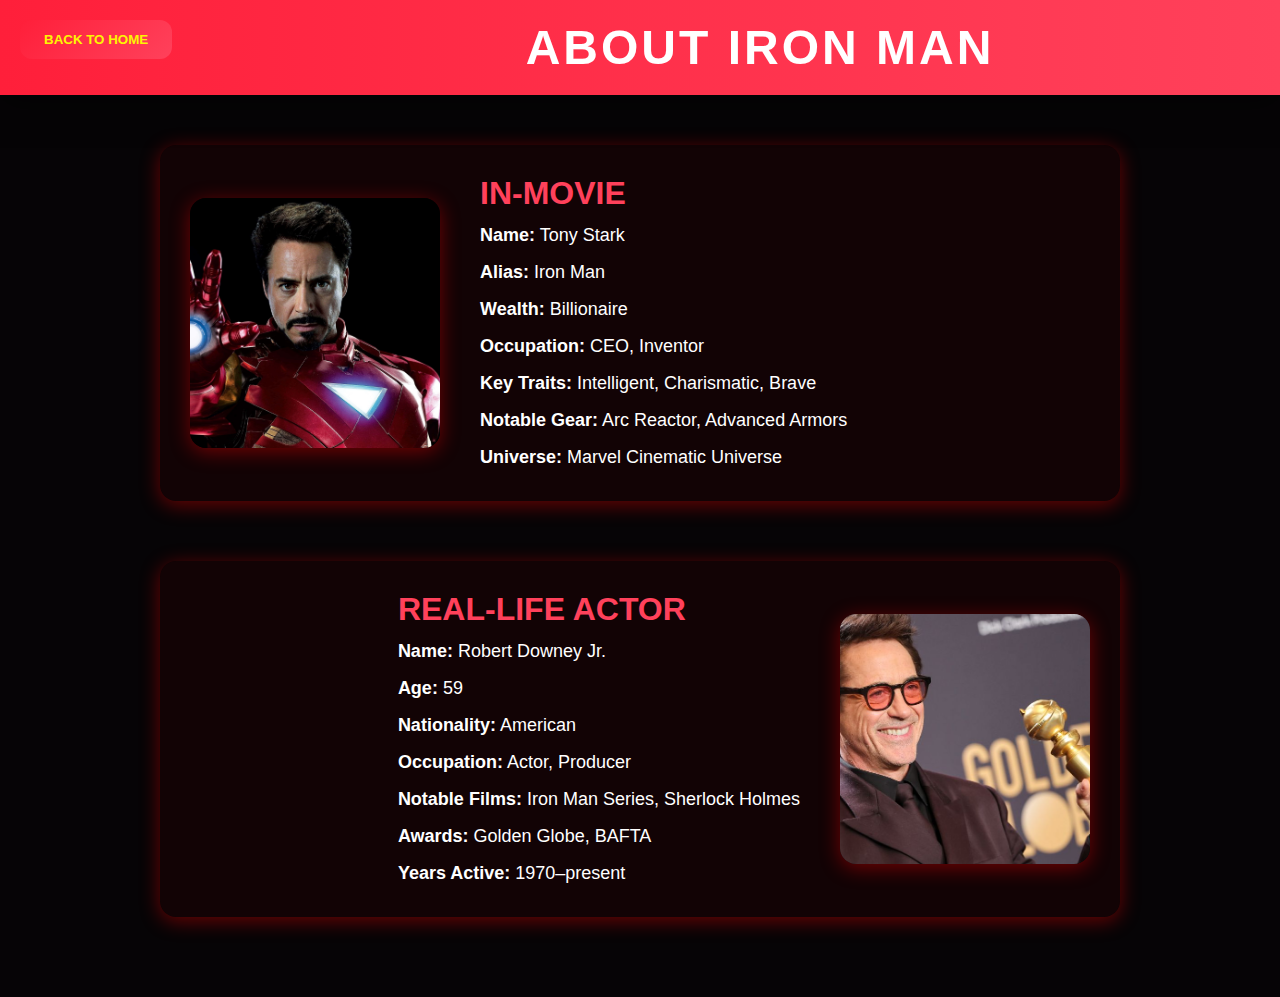
<file: about.html>
<!DOCTYPE html>
<html lang="en">
<head>
<meta charset="utf-8">
<meta name="viewport" content="width=device-width, initial-scale=1, viewport-fit=cover">
<title>About Iron Man</title>
<link rel="stylesheet" href="about.css">
</head>
<body>
<button class="back-btn" onclick="location.href='home.html'">BACK TO HOME</button>

<header class="about-header">
  <h1>ABOUT IRON MAN</h1>
</header>

<main class="about-container">
  <section class="profile movie-profile">
    <img src="images/ab1.jpg" alt="Tony Stark">
    <div class="profile-details">
      <h2>IN-MOVIE</h2>
      <p><strong>Name:</strong> Tony Stark</p>
      <p><strong>Alias:</strong> Iron Man</p>
      <p><strong>Wealth:</strong> Billionaire</p>
      <p><strong>Occupation:</strong> CEO, Inventor</p>
      <p><strong>Key Traits:</strong> Intelligent, Charismatic, Brave</p>
      <p><strong>Notable Gear:</strong> Arc Reactor, Advanced Armors</p>
      <p><strong>Universe:</strong> Marvel Cinematic Universe</p>
    </div>
  </section>

  <section class="profile actor-profile">
    <img src="images/ab2.jpg" alt="Robert Downey Jr">
    <div class="profile-details">
      <h2>REAL-LIFE ACTOR</h2>
      <p><strong>Name:</strong> Robert Downey Jr.</p>
      <p><strong>Age:</strong> 59</p>
      <p><strong>Nationality:</strong> American</p>
      <p><strong>Occupation:</strong> Actor, Producer</p>
      <p><strong>Notable Films:</strong> Iron Man Series, Sherlock Holmes</p>
      <p><strong>Awards:</strong> Golden Globe, BAFTA</p>
      <p><strong>Years Active:</strong> 1970–present</p>
    </div>
  </section>
</main>
</body>
</html>
</file>
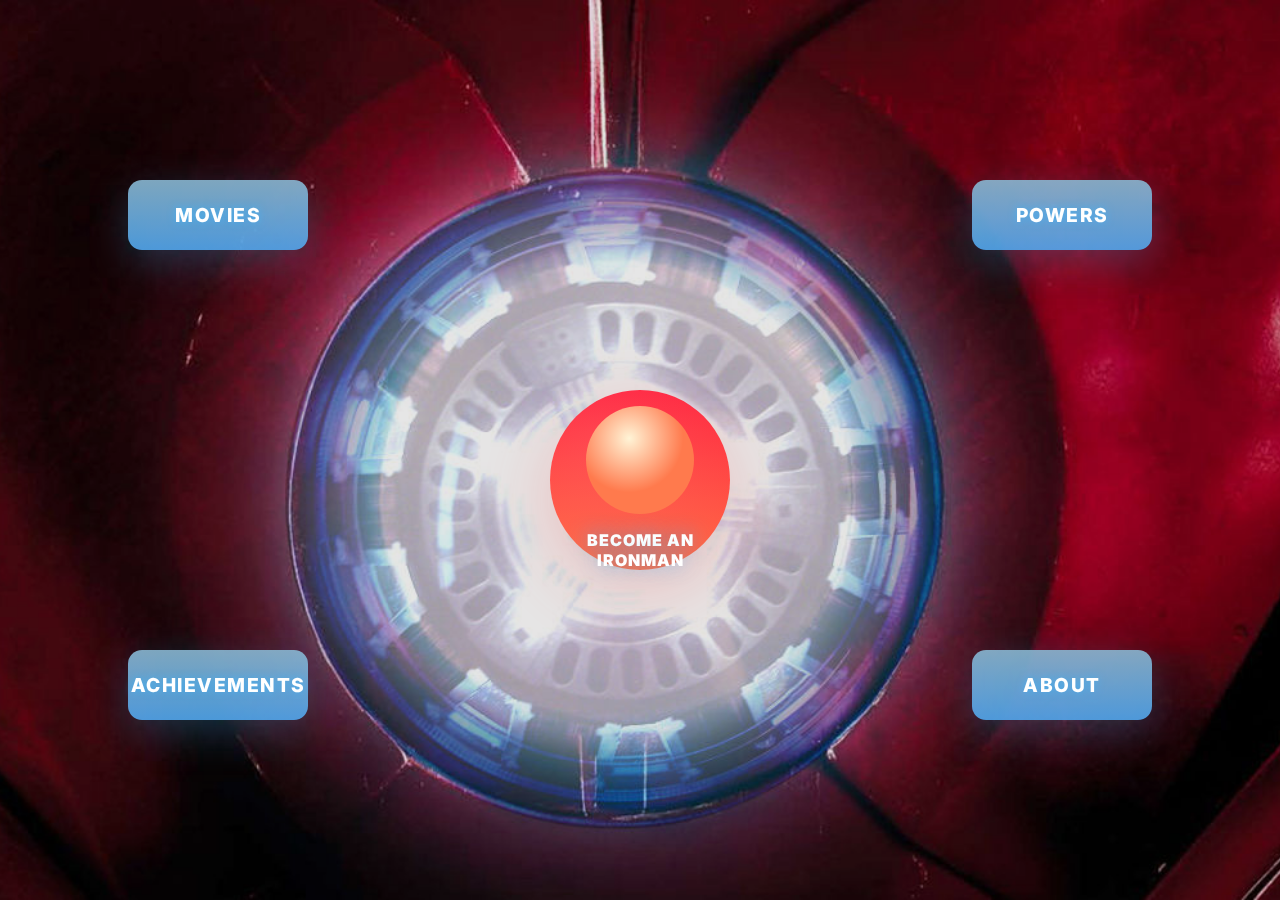
<file: home.html>
<!doctype html>
<html lang="en">
<head>
<meta charset="utf-8">
<meta name="viewport" content="width=device-width,initial-scale=1">
<title>Iron Man — Home</title>
<link rel="preconnect" href="https://fonts.gstatic.com">
<link href="https://fonts.googleapis.com/css2?family=Bebas+Neue&family=Inter:wght@400;700;900&display=swap" rel="stylesheet">
<link rel="stylesheet" href="home.css">
</head>
<body>
<div class="bg"></div>


<main class="stage" id="stage">
  <div class="corner top-left arc">
    <button class="action" data-target="movies.html" aria-label="Movies">MOVIES</button>
  </div>

  <div class="corner top-right arc">
    <button class="action" data-target="powers.html" aria-label="Powers">POWERS</button>
  </div>

  <div class="corner bottom-left arc">
    <button class="action" data-target="achievements.html" aria-label="Achievements">ACHIEVEMENTS</button>
  </div>

  <div class="corner bottom-right arc">
    <button class="action" data-target="about.html" aria-label="About">ABOUT</button>
  </div>

  <div class="core-wrap">
    <div class="reactor" id="reactor" tabindex="0" role="button" aria-pressed="false" aria-label="Become an Ironman" data-target="become.html">
      <svg viewBox="0 0 120 120" class="reactor-svg" aria-hidden="true" focusable="false">
        <defs>
          <radialGradient id="g1" cx="40%" cy="30%">
            <stop offset="0" stop-color="#fff4d6"/>
            <stop offset="1" stop-color="#ff7a4d"/>
          </radialGradient>
        </defs>
        <circle cx="60" cy="60" r="36" fill="url(#g1)"/>
      </svg>
      <span class="reactor-label">BECOME AN IRONMAN</span>
    </div>
  </div>
</main>

<script src="home.js"></script>
</body>
</html>
</file>
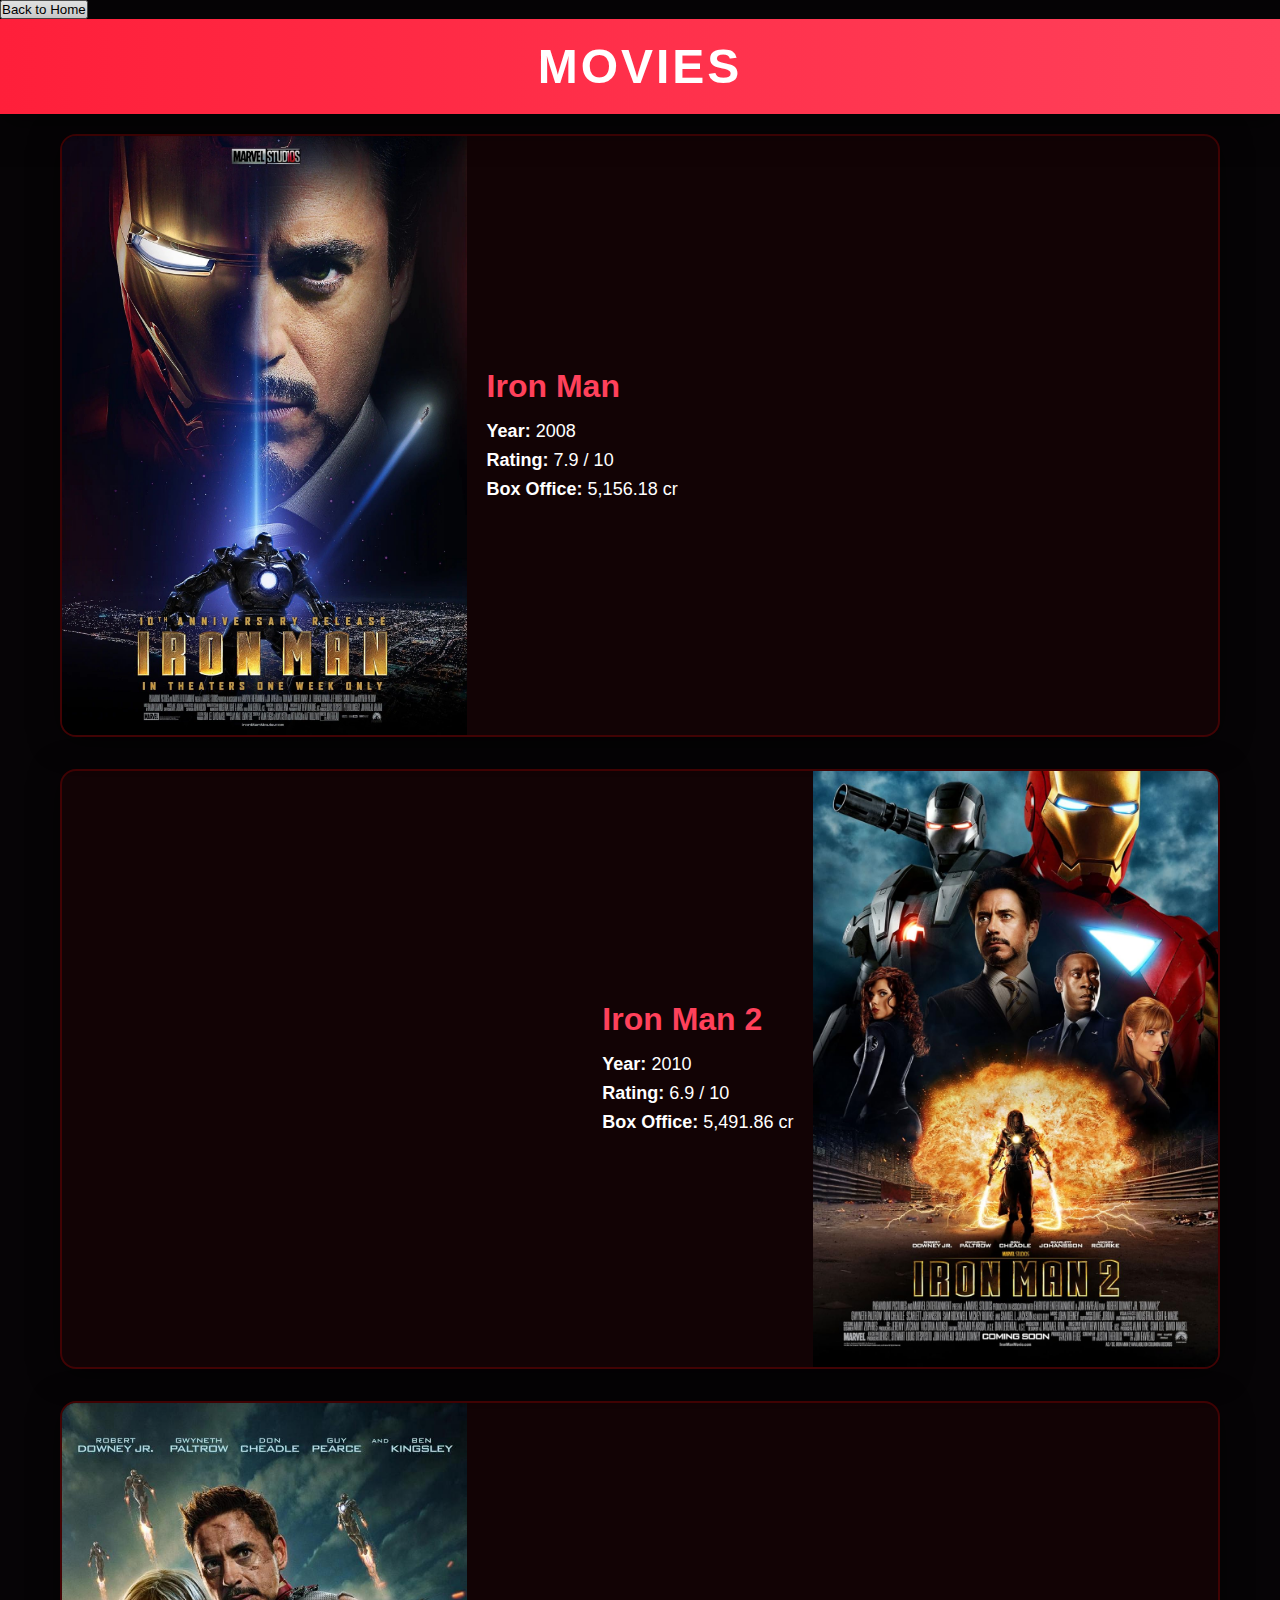
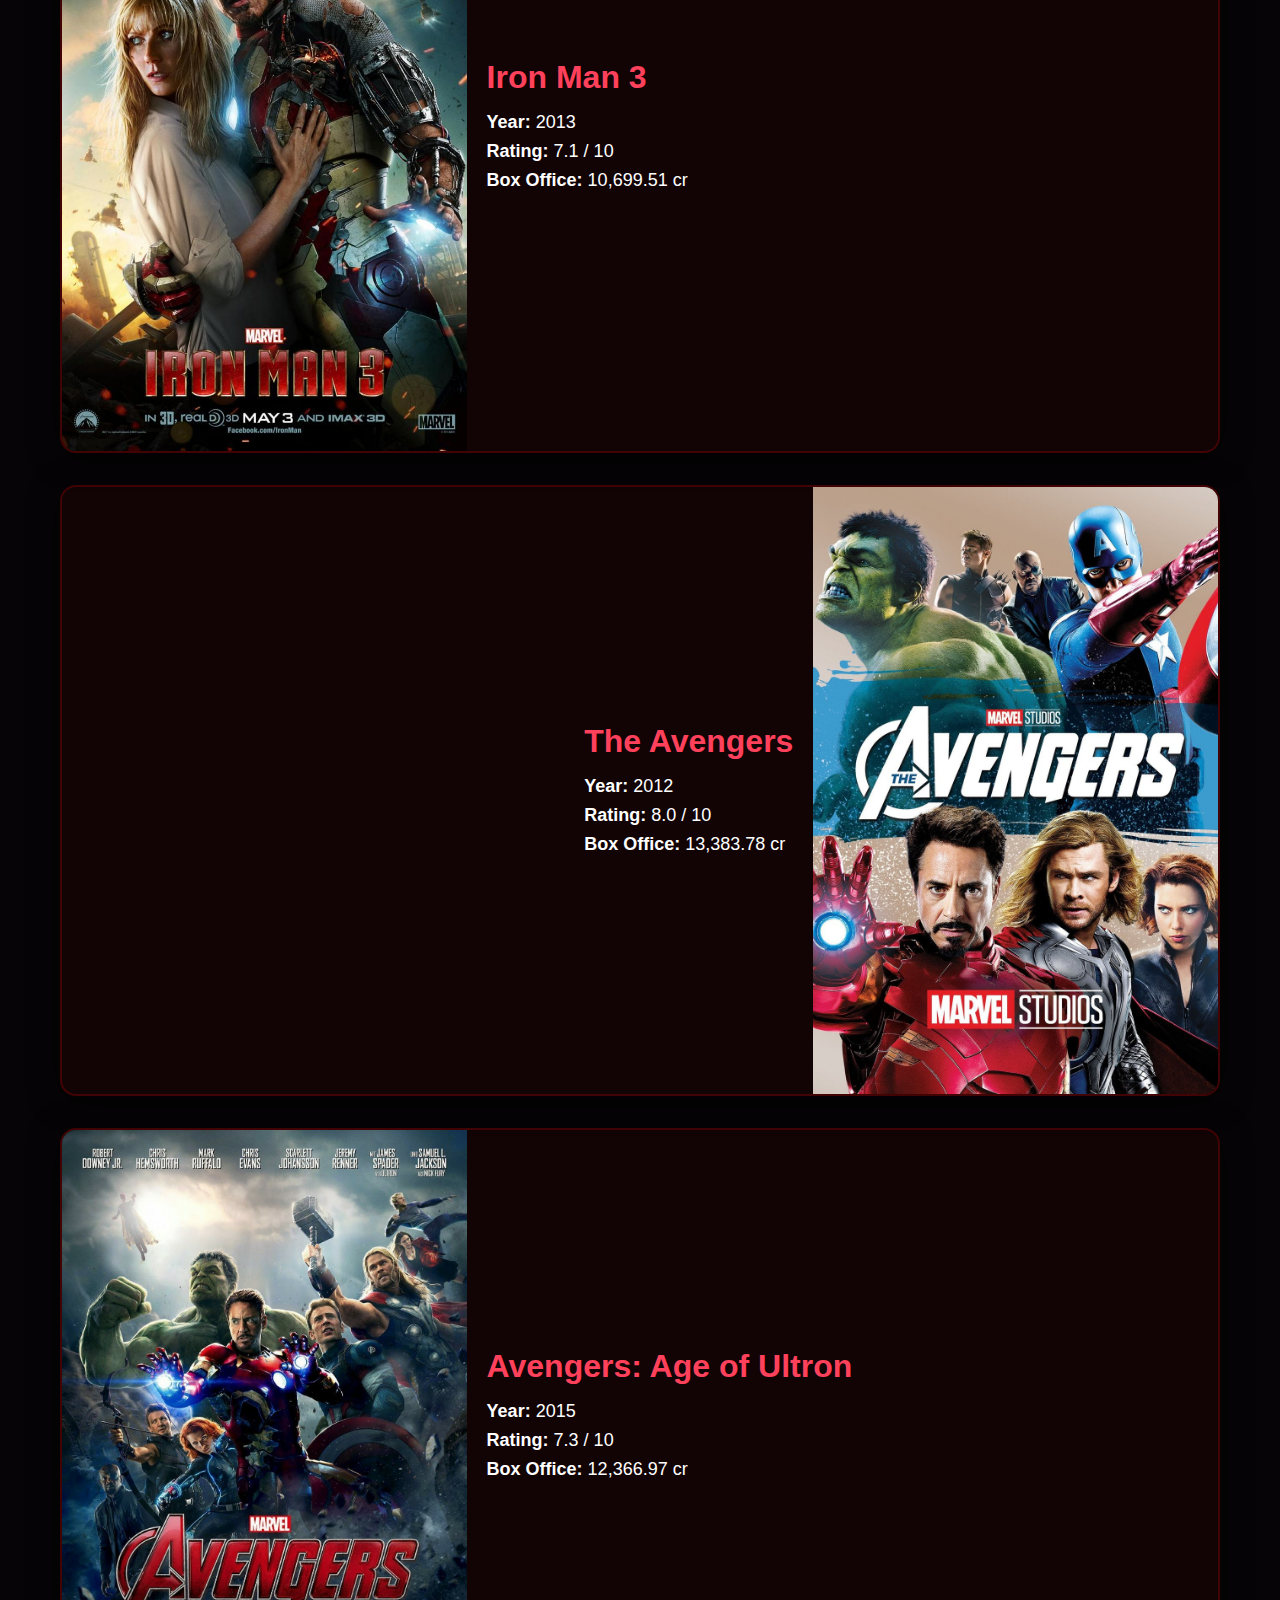
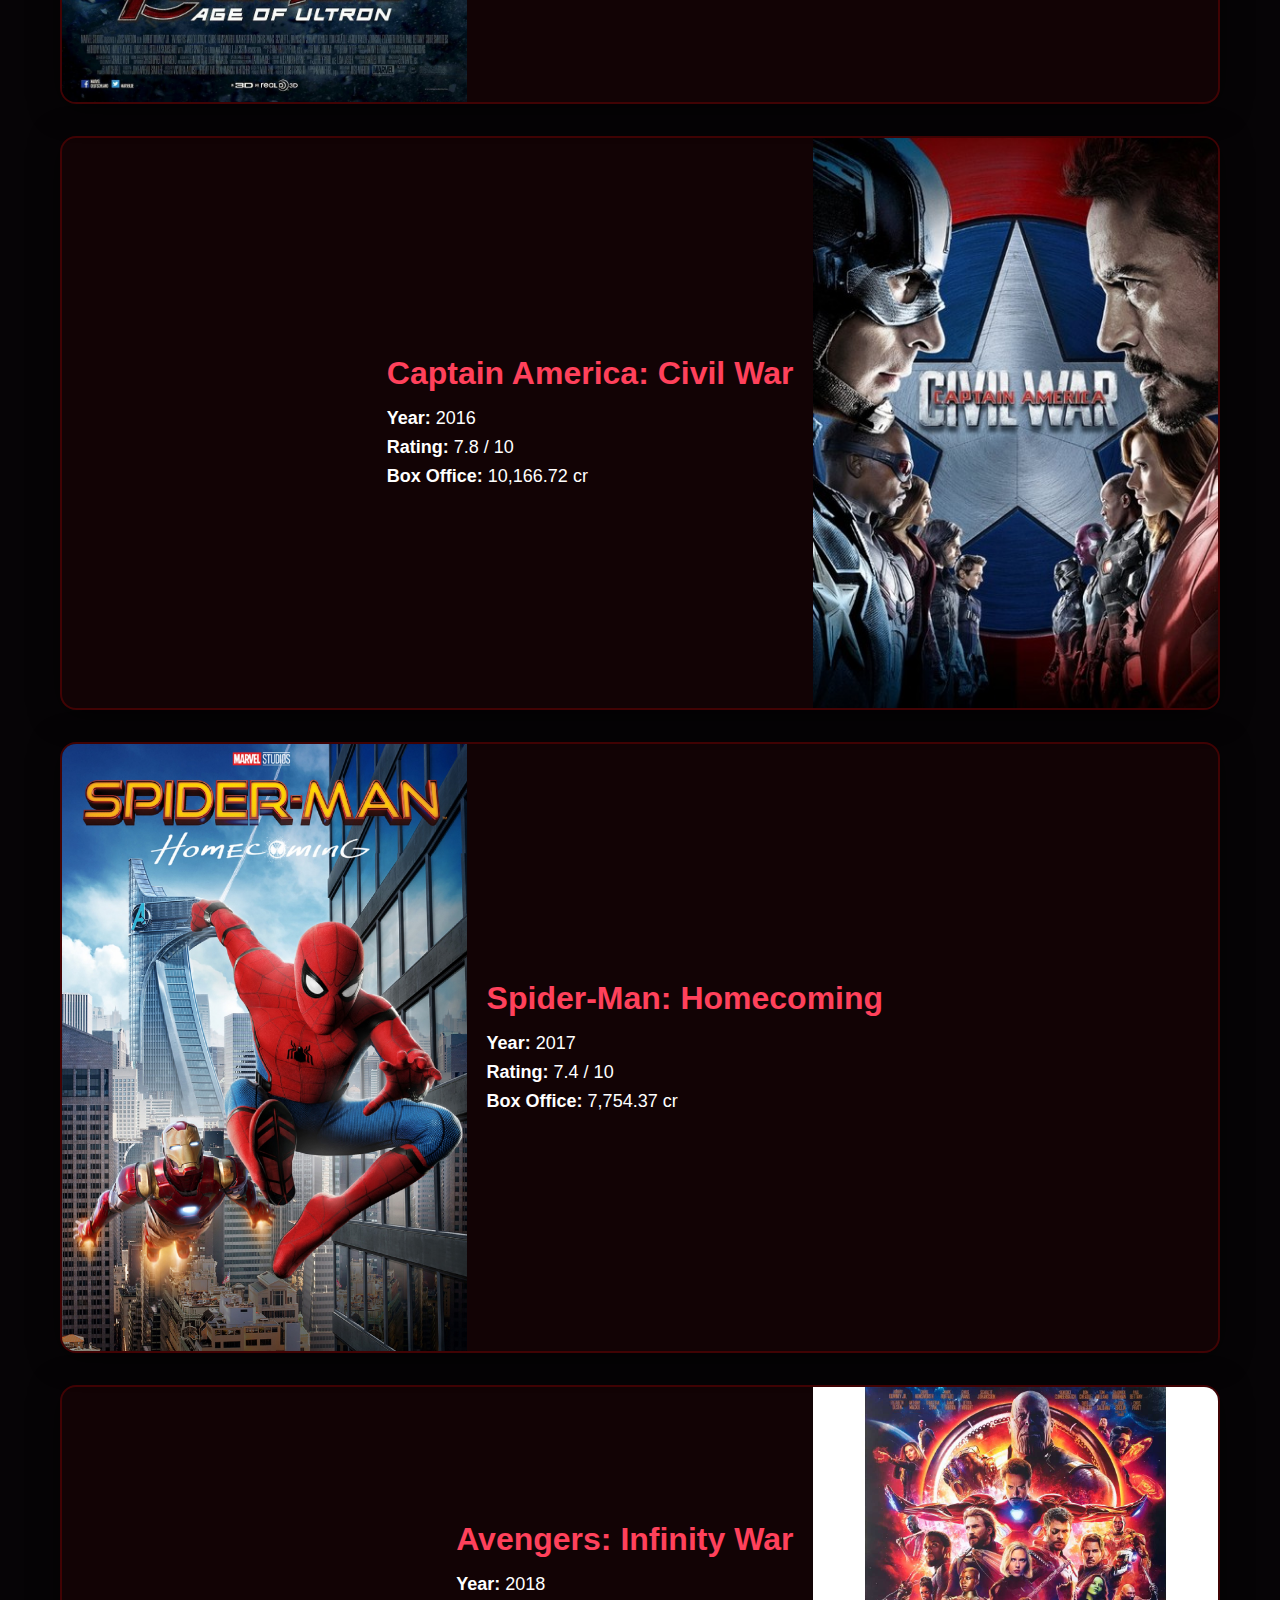
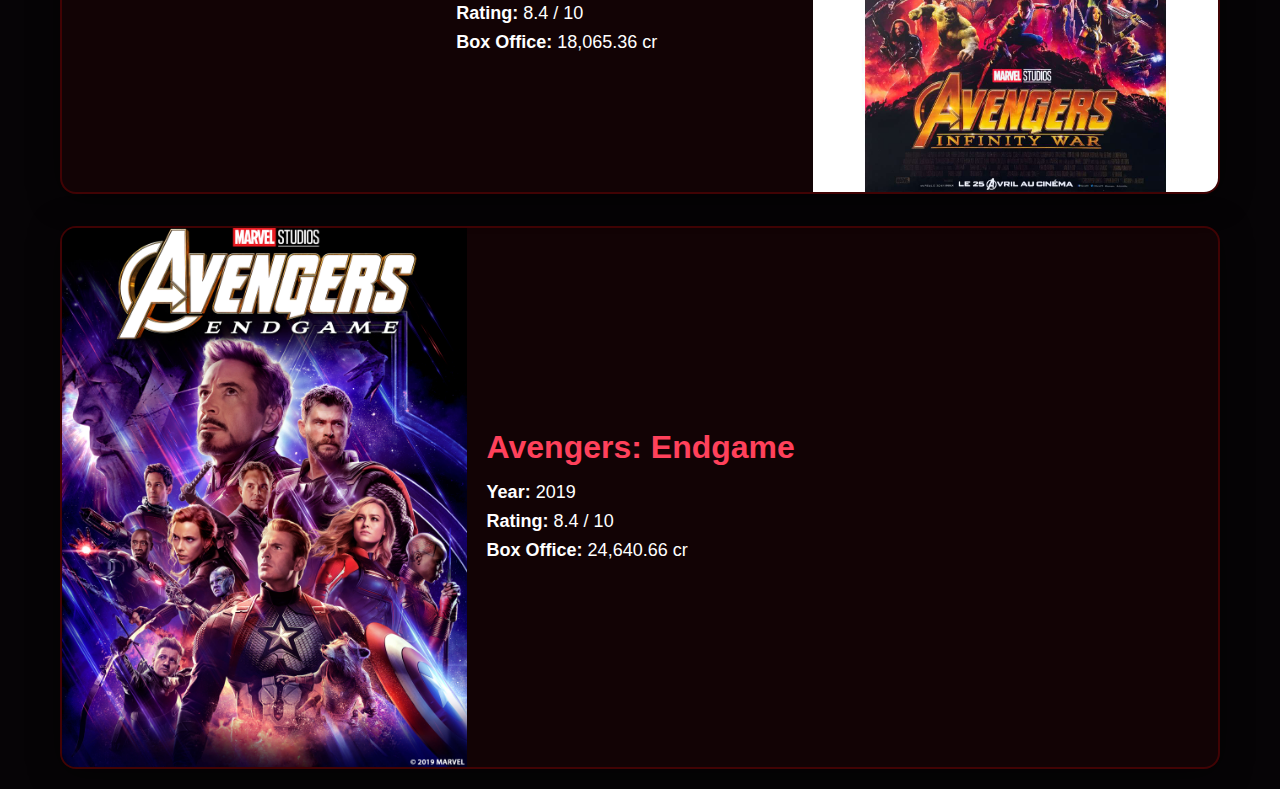
<file: movies.html>
<!DOCTYPE html>
<html lang="en">
<head>
<meta charset="utf-8">
<meta name="viewport" content="width=device-width, initial-scale=1, viewport-fit=cover">
<title>Iron Man Movies</title>
<link rel="stylesheet" href="movies.css">
</head>
<body>
<button class="back-btn" onclick="location.href='home.html'">Back to Home</button>
<header class="movies-header">
  <h1>MOVIES</h1>
</header>
<main class="movies-container">
  <section class="movie">
    <img src="images2/m1.jpg" alt="Iron Man">
    <div class="movie-details">
      <h2>Iron Man</h2>
      <p><strong>Year:</strong> 2008</p>
      <p><strong>Rating:</strong> 7.9 / 10</p>
      <p><strong>Box Office:</strong> 5,156.18 cr</p>
    </div>
  </section>

  <section class="movie right">
    <img src="images2/m2.jpg" alt="Iron Man 2">
    <div class="movie-details">
      <h2>Iron Man 2</h2>
      <p><strong>Year:</strong> 2010</p>
      <p><strong>Rating:</strong> 6.9 / 10</p>
      <p><strong>Box Office:</strong> 5,491.86 cr</p>
    </div>
  </section>

  <section class="movie">
    <img src="images2/m3.jpg" alt="Iron Man 3">
    <div class="movie-details">
      <h2>Iron Man 3</h2>
      <p><strong>Year:</strong> 2013</p>
      <p><strong>Rating:</strong> 7.1 / 10</p>
      <p><strong>Box Office:</strong> 10,699.51 cr</p>
    </div>
  </section>

  <section class="movie right">
    <img src="images2/m4.jpg" alt="The Avengers">
    <div class="movie-details">
      <h2>The Avengers</h2>
      <p><strong>Year:</strong> 2012</p>
      <p><strong>Rating:</strong> 8.0 / 10</p>
      <p><strong>Box Office:</strong> 13,383.78 cr</p>
    </div>
  </section>
  <section class="movie">
    <img src="images2/m5.jpg" alt="Avengers: Age of Ultron">
    <div class="movie-details">
      <h2>Avengers: Age of Ultron</h2>
      <p><strong>Year:</strong> 2015</p>
      <p><strong>Rating:</strong> 7.3 / 10</p>
      <p><strong>Box Office:</strong> 12,366.97 cr</p>
    </div>
  </section>

  <section class="movie right">
    <img src="images2/m6.jpg" alt="Captain America: Civil War">
    <div class="movie-details">
      <h2>Captain America: Civil War</h2>
      <p><strong>Year:</strong> 2016</p>
      <p><strong>Rating:</strong> 7.8 / 10</p>
      <p><strong>Box Office:</strong> 10,166.72 cr</p>
    </div>
  </section>

  <section class="movie">
    <img src="images2/m7.jpg" alt="Spider-Man: Homecoming">
    <div class="movie-details">
      <h2>Spider-Man: Homecoming</h2>
      <p><strong>Year:</strong> 2017</p>
      <p><strong>Rating:</strong> 7.4 / 10</p>
      <p><strong>Box Office:</strong> 7,754.37 cr</p>
    </div>
  </section>

  <section class="movie right">
    <img src="images2/m8.jpg" alt="Avengers: Infinity War">
    <div class="movie-details">
      <h2>Avengers: Infinity War</h2>
      <p><strong>Year:</strong> 2018</p>
      <p><strong>Rating:</strong> 8.4 / 10</p>
      <p><strong>Box Office:</strong> 18,065.36 cr</p>
    </div>
  </section>

  <section class="movie">
    <img src="images2/m9.jpg" alt="Avengers: Endgame">
    <div class="movie-details">
      <h2>Avengers: Endgame</h2>
      <p><strong>Year:</strong> 2019</p>
      <p><strong>Rating:</strong> 8.4 / 10</p>
      <p><strong>Box Office:</strong> 24,640.66 cr</p>
    </div>
  </section>
</main>

</body>
</html>
</file>
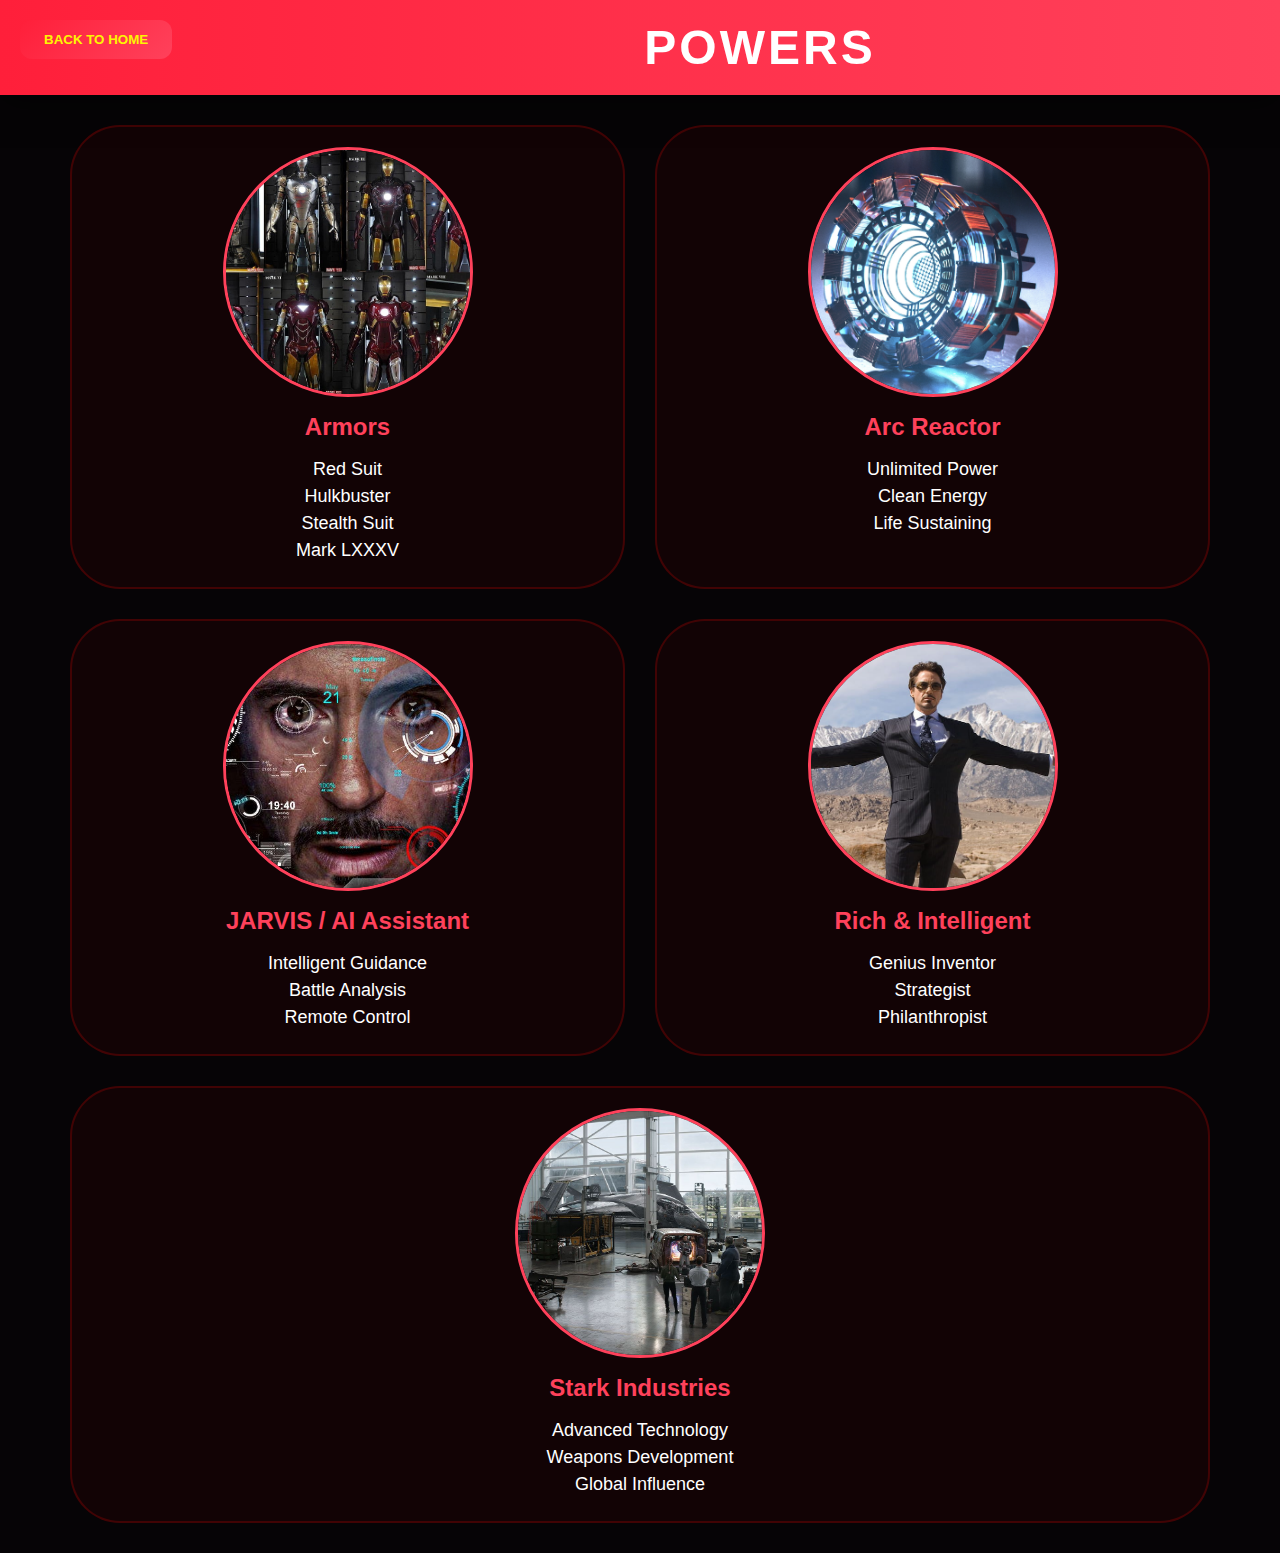
<file: powers.html>
<!DOCTYPE html>
<html lang="en">
<head>
<meta charset="utf-8">
<meta name="viewport" content="width=device-width, initial-scale=1, viewport-fit=cover">
<title>Iron Man Powers</title>
<link rel="stylesheet" href="powers.css">
</head>
<body>
<button class="back-btn" onclick="window.location.href='home.html'">Back to Home</button>
<header class="powers-header">
  <h1>POWERS</h1>
</header>
<main class="powers-grid">
  <section class="power-card">
    <img src="images/ar1.jpg" alt="Armors">
    <h2>Armors</h2>
    <ul>
      <li>Red Suit</li>
      <li>Hulkbuster</li>
      <li>Stealth Suit</li>
      <li>Mark LXXXV</li>
    </ul>
  </section>

  <section class="power-card">
    <img src="images/ar2.jpeg" alt="Arc Reactor">
    <h2>Arc Reactor</h2>
    <ul>
      <li>Unlimited Power</li>
      <li>Clean Energy</li>
      <li>Life Sustaining</li>
    </ul>
  </section>

  <section class="power-card">
    <img src="images/ar3.jpg" alt="JARVIS AI">
    <h2>JARVIS / AI Assistant</h2>
    <ul>
      <li>Intelligent Guidance</li>
      <li>Battle Analysis</li>
      <li>Remote Control</li>
    </ul>
  </section>

  <section class="power-card">
    <img src="images/ar4.jpg" alt="Rich & Intelligent">
    <h2>Rich & Intelligent</h2>
    <ul>
      <li>Genius Inventor</li>
      <li>Strategist</li>
      <li>Philanthropist</li>
    </ul>
  </section>

  <section class="power-card span-two">
    <img src="images/ar5.jpg" alt="Stark Industries">
    <h2>Stark Industries</h2>
    <ul>
      <li>Advanced Technology</li>
      <li>Weapons Development</li>
      <li>Global Influence</li>
    </ul>
  </section>
</main>
</body>
</html>
</file>
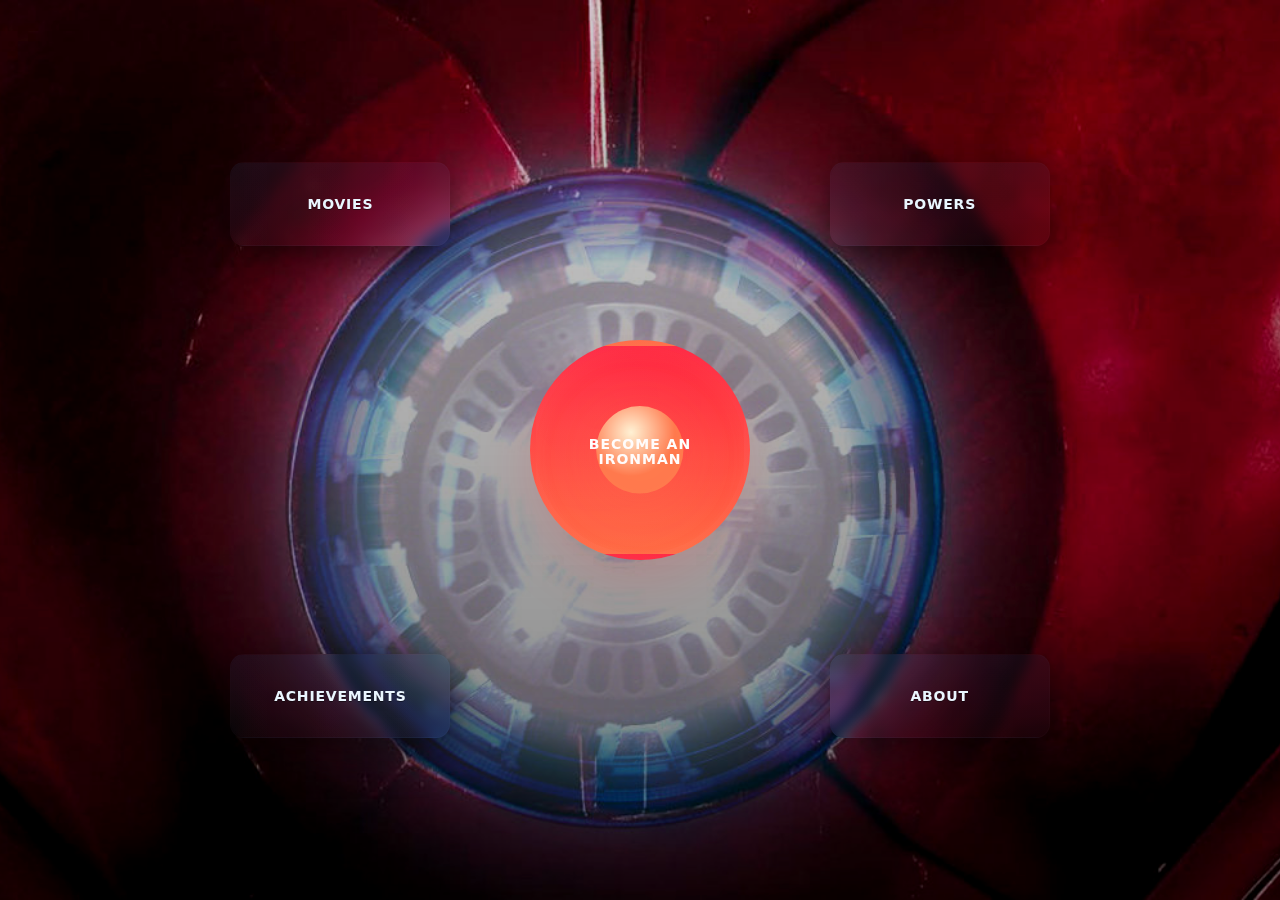
<file: home page/home.html>
<!doctype html>
<html lang="en">
<head>
<meta charset="utf-8">
<meta name="viewport" content="width=device-width,initial-scale=1">
<title>Iron Man — Home</title>
<link rel="stylesheet" href="home.css">
</head>
<body>
<div class="bg"></div>
<main class="stage" id="stage">
  <div class="corner top-left"><button class="action" data-target="movies.html" aria-label="Movies">MOVIES</button></div>
  <div class="corner top-right"><button class="action" data-target="powers.html" aria-label="Powers">POWERS</button></div>
  <div class="corner bottom-left"><button class="action" data-target="achievements.html" aria-label="Achievements">ACHIEVEMENTS</button></div>
  <div class="corner bottom-right"><button class="action" data-target="about.html" aria-label="About">ABOUT</button></div>

  <div class="core-wrap">
    <div class="reactor" id="reactor" tabindex="0" role="button" aria-pressed="false" aria-label="Become an Ironman" data-target="become.html">
      <svg viewBox="0 0 120 120" class="reactor-svg" aria-hidden="true" focusable="false">
        <defs>
          <radialGradient id="g1" cx="40%" cy="30%"><stop offset="0" stop-color="#fff4d6"/><stop offset="1" stop-color="#ff7a4d"/></radialGradient>
        </defs>
        <circle cx="60" cy="60" r="36" fill="url(#g1)"/>
      </svg>
      <span class="reactor-label">BECOME AN IRONMAN</span>
    </div>
  </div>
</main>
<script src="home.js"></script>
</body>
</html>
</file>
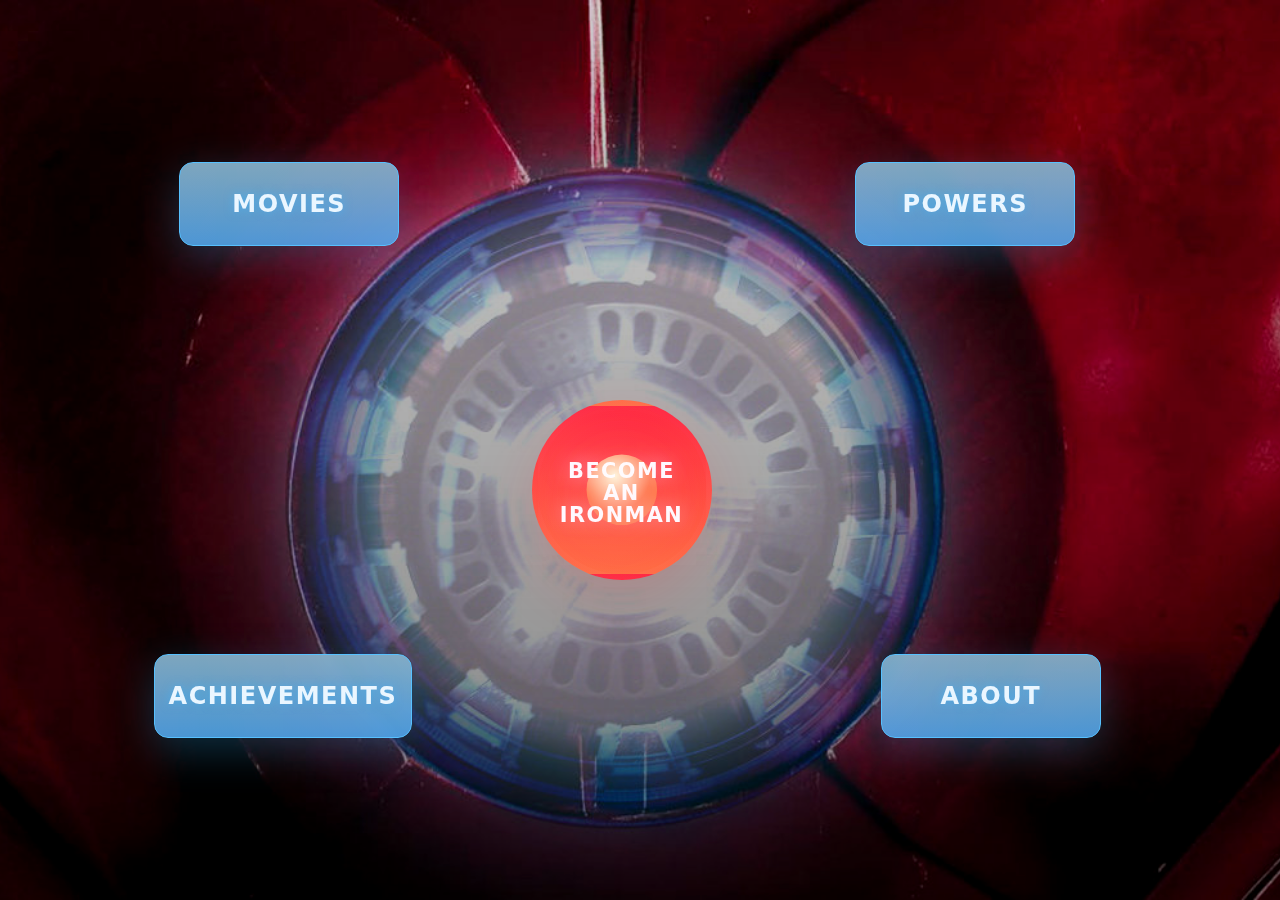
<file: home_page/home.html>
<!doctype html>
<html lang="en">
<head>
<meta charset="utf-8">
<meta name="viewport" content="width=device-width,initial-scale=1">
<title>Iron Man — Home</title>
<link rel="stylesheet" href="home.css">
</head>
<body>
<div class="bg"></div>
<main class="stage" id="stage">
  <div class="corner top-left arc">
  <button class="action" data-target="movies.html" aria-label="Movies">MOVIES</button>
</div>

<div class="corner top-right arc">
  <button class="action" data-target="powers.html" aria-label="Powers">POWERS</button>
</div>

<div class="corner bottom-left arc">
  <button class="action" data-target="achievements.html" aria-label="Achievements">ACHIEVEMENTS</button>
</div>

<div class="corner bottom-right arc">
  <button class="action" data-target="about.html" aria-label="About">ABOUT</button>
</div>


  <div class="core-wrap">
    <div class="reactor" id="reactor" tabindex="0" role="button" aria-pressed="false" aria-label="Become an Ironman" data-target="become.html">
      <svg viewBox="0 0 120 120" class="reactor-svg" aria-hidden="true" focusable="false">
        <defs>
          <radialGradient id="g1" cx="40%" cy="30%"><stop offset="0" stop-color="#fff4d6"/><stop offset="1" stop-color="#ff7a4d"/></radialGradient>
        </defs>
        <circle cx="60" cy="60" r="36" fill="url(#g1)"/>
      </svg>
      <span class="reactor-label">BECOME AN IRONMAN</span>
    </div>
  </div>
</main>
<script src="home.js"></script>
</body>
</html>
</file>
<file: about.css>
:root{
  --bg-dark:#060406;
  --red-1:#ff1f3a;
  --red-2:#ff415b;
  --text:#fff;
  --shadow:0 8px 30px rgba(0,0,0,0.5);
}

*{box-sizing:border-box;margin:0;padding:0}
body{
  font-family:'Inter',sans-serif;
  background:var(--bg-dark);
  color:var(--text);
  min-height:100vh;
}

.back-btn{
  position:fixed;
  top:20px;
  left:20px;
  z-index:100;
  background: linear-gradient(135deg,var(--red-1),var(--red-2));
  color:#fdf502;
  border:none;
  padding:12px 24px;
  border-radius:12px;
  font-weight:900;
  text-transform:uppercase;
  cursor:pointer;
  transition: transform 0.2s ease, box-shadow 0.2s ease, background 0.2s ease;
}
.back-btn:hover{
  background:black;
  color:var(--red-1);
  transform:scale(1.05);
  box-shadow:0 0 15px rgba(255,0,0,0.6);
}

.about-header{
  text-align:center;
  padding:20px;
  background:linear-gradient(90deg,var(--red-1),var(--red-2));
  box-shadow:var(--shadow);
  position:sticky;
  top:0;
  z-index:10;
}

.about-header h1{
  transform: translateX(120px);
  font-size:clamp(28px,6vw,48px);
  text-transform:uppercase;
  letter-spacing:3px;
  color:#fff;
}

.about-container{
  display:flex;
  flex-direction:column;
  gap:60px;
  max-width:1000px;
  margin:50px auto 80px;
  padding:0 20px;
}

.profile{
  display:flex;
  align-items:center;
  gap:40px;
  background: rgba(255,0,0,0.05);
  border-radius:16px;
  padding:30px;
  box-shadow:0 4px 20px rgba(255,0,0,0.4);
  transition:transform 0.3s ease, box-shadow 0.3s ease;
}

.profile:hover{
  transform:scale(1.02);
  box-shadow:0 8px 40px rgba(255,0,0,0.5);
}

.profile img{
  width:250px;
  height:250px;
  object-fit:cover;
  border-radius:16px;
  box-shadow:0 4px 20px rgba(255,0,0,0.4);
}

.profile-details{
  display:flex;
  flex-direction:column;
  gap:10px;
}

.profile-details h2{
  font-size:clamp(22px,4vw,32px);
  color:var(--red-2);
}

.profile-details p{
  font-size:clamp(14px,3vw,18px);
  line-height:1.5;
  transition:color 0.3s ease;
}

.profile-details p:hover{
  color:var(--red-1);
}

.actor-profile{
  flex-direction:row-reverse;
}

@media (max-width:900px){
  .profile{
    flex-direction:column;
    text-align:center;
  }
  .actor-profile{
    flex-direction:column;
  }
  .profile img{
    width:200px;
    height:200px;
  }
  .profile-details h2{
    font-size:clamp(20px,5vw,28px);
  }
  .profile-details p{
    font-size:clamp(12px,4vw,16px);
  }
}
@media (max-width:480px){
  .profile img{
    width:150px;
    height:150px;
  }
  .profile-details h2{
    font-size:clamp(18px,6vw,24px);
  }
  .profile-details p{
    font-size:clamp(12px,4vw,14px);
  }
  .about-container{
    gap:40px;
    margin:30px auto 60px;
    padding:0 10px;
  }
}
</file>
<file: home.css>
:root {
  --bg-deep: #070204;
  --accent-1: #ff1e3a;
  --accent-2: #ff6b42;
  --arc-1: #39b6ff;
  --arc-neon: 0 14px 60px rgba(57, 182, 255, 0.14);
}

* {
  box-sizing: border-box;
  margin: 0;
  padding: 0;
}

html,
body {
  height: 100%;
  font-family: 'Inter', sans-serif;
  background: var(--bg-deep);
  color: #fff;
}

.bg {
  position: fixed;
  inset: 0;
  background: url('images/ARC_REACTOR PIC.jpg') center/cover no-repeat;
  z-index: 0;
  filter: brightness(0.9);
}
#backIntroBtn {
  position: fixed;
  top: 20px;
  left: 50%;
  transform: translateX(-50%);
  z-index: 100;
  background: linear-gradient(135deg, #ff1e3a, #ff6b42);
  color: #fdf502;
  border: none;
  padding: 12px 28px;
  border-radius: 12px;
  font-weight: 900;
  text-transform: uppercase;
  cursor: pointer;
  transition: transform 0.2s ease, box-shadow 0.2s ease, background 0.2s ease;
}

#backIntroBtn:hover {
  background: black;
  color: #ff1e3a;
  transform: scale(1.05);
  box-shadow: 0 0 15px rgba(255, 0, 0, 0.6);
}

.site-title {
  position: absolute;
  top: 8%;
  left: 50%;
  transform: translateX(-50%);
  text-align: center;
  font-family: 'Bebas Neue', sans-serif;
  font-weight: 900;
  font-size: clamp(36px, 9vw, 120px);
  letter-spacing: 3px;
  text-transform: uppercase;
  background: linear-gradient(90deg, #2b0000, #ff1b1b, #ff4444, #000);
  -webkit-background-clip: text;
  background-clip: text; /* ✅ fixed warning */
  color: transparent;
  text-shadow: 0 0 40px rgba(255, 0, 0, 0.5);
  z-index: 5;
}

.stage {
  position: relative;
  z-index: 2;
  min-height: 100vh;
  display: flex;
  flex-direction: column;
  align-items: center;
  justify-content: center;
  padding: 20px;
}

.corner {
  position: absolute;
  display: flex;
  align-items: center;
  justify-content: center;
  width: 180px;
  height: 70px;
  border-radius: 14px;
  background: linear-gradient(180deg, rgba(137, 184, 211, 0.9), rgba(82, 169, 240, 0.9));
  box-shadow: 0 12px 40px rgba(57, 182, 255, 0.25);
  transition: all 0.3s ease;
}

.corner button.action {
  all: unset;
  text-align: center;
  font-weight: 800;
  font-size: 1.2rem;
  letter-spacing: 1.5px;
  color: #fff;
  cursor: pointer;
  text-shadow: 0 0 8px rgba(57, 182, 255, 0.8);
}

.corner:hover {
  transform: scale(1.05);
  background: linear-gradient(180deg, #fff, #a2cfff);
}

.corner:hover button.action {
  color: #000;
}

.top-left {
  top: 20%;
  left: 10%;
}

.top-right {
  top: 20%;
  right: 10%;
}

.bottom-left {
  bottom: 20%;
  left: 10%;
}

.bottom-right {
  bottom: 20%;
  right: 10%;
}

.core-wrap {
  display: flex;
  justify-content: center;
  align-items: center;
  margin-top: 60px;
}

.reactor {
  width: 180px;
  height: 180px;
  border-radius: 50%;
  background: radial-gradient(circle at 30% 30%, rgba(255, 255, 255, 0.1), rgba(255, 80, 80, 0.08)),
    linear-gradient(180deg, var(--accent-1), var(--accent-2));
  display: grid;
  place-items: center;
  cursor: pointer;
  box-shadow: 0 20px 80px rgba(255, 60, 60, 0.25);
  transition: all 0.3s ease;
}

.reactor:hover {
  transform: scale(1.1);
  filter: brightness(1.4);
  box-shadow: 0 30px 90px rgb(246, 254, 14);
}

.reactor-label {
  color: #fff;
  font-weight: 900;
  letter-spacing: 1px;
  font-size: 1rem;
  text-transform: uppercase;
  text-align: center;
  text-shadow: 0 0 20px rgba(57, 182, 255, 0.7);
}

@media (max-width: 768px) {
  .site-title {
    font-size: clamp(28px, 10vw, 64px);
    top: 5%;
  }
  .corner {
    position: relative;
    width: 90%;
    margin: 10px auto;
  }
  .top-left,
  .top-right,
  .bottom-left,
  .bottom-right {
    position: relative;
    top: auto;
    bottom: auto;
    left: auto;
    right: auto;
  }
  .stage {
    flex-direction: column;
    justify-content: flex-start;
    margin-top: 100px;
  }
  .core-wrap {
    margin-top: 40px;
  }
}

@media (max-width: 420px) {
  .reactor {
    width: 130px;
    height: 130px;
  }
  .reactor-label {
    font-size: 0.8rem;
  }
  .site-title {
    font-size: clamp(26px, 11vw, 56px);
  }
}
</file>
<file: movies.css>
:root{
  --bg-dark:#060406;
  --red-1:#ff1f3a;
  --red-2:#ff415b;
  --text:#fff;
  --shadow:0 8px 30px rgba(0,0,0,0.5);
}

*{box-sizing:border-box;margin:0;padding:0}
body{
  font-family:'Inter',sans-serif;
  background:var(--bg-dark);
  color:var(--text);
  min-height:100vh;
}

.movies-header{
  text-align:center;
  padding:20px;
  background:linear-gradient(90deg,var(--red-1),var(--red-2));
  box-shadow:var(--shadow);
  position:sticky;
  top:0;
  z-index:10;
}

.movies-header h1{
  font-size:clamp(28px,6vw,48px);
  text-transform:uppercase;
  letter-spacing:3px;
  color:#fff;
}

.movies-container{
  display:flex;
  flex-direction:column;
  gap:32px;
  padding:20px;
  max-width:1200px;
  margin:0 auto;
}

.movie{
  display:flex;
  background:rgba(255,0,0,0.05);
  border:2px solid rgba(255,0,0,0.2);
  border-radius:16px;
  overflow:hidden;
  box-shadow:0 4px 30px rgba(0,0,0,0.5);
  transition:transform 0.3s ease, box-shadow 0.3s ease;
}

.movie:hover{
  transform:scale(1.02);
  box-shadow:0 8px 40px rgba(255,0,0,0.5);
}

.movie img{
  width:35%;
  object-fit:cover;
}

.movie-details{
  padding:20px;
  display:flex;
  flex-direction:column;
  justify-content:center;
}

.movie-details h2{
  font-size:clamp(22px,4vw,32px);
  color:var(--red-2);
  margin-bottom:12px;
}

.movie-details p{
  font-size:clamp(14px,3vw,18px);
  margin:4px 0;
  color:#fff;
}

.movie.right{
  flex-direction:row-reverse;
}

@media (max-width:900px){
  .movie, .movie.right{
    flex-direction:column;
    align-items:center;
  }
  .movie img, .movie.right img{
    width:100%;
    height:auto;
  }
  .movie-details, .movie.right .movie-details{
    padding:16px;
    text-align:center;
  }
}

@media (max-width:480px){
  .movies-header h1{
    font-size:clamp(20px,8vw,28px);
  }
  .movie-details h2{
    font-size:clamp(18px,6vw,24px);
  }
  .movie-details p{
    font-size:clamp(12px,4vw,16px);
  }
}
</file>
<file: powers.css>
:root{
  --bg-dark:#060406;
  --red-1:#ff1f3a;
  --red-2:#ff415b;
  --text:#fff;
  --shadow:0 8px 30px rgba(0,0,0,0.5);
  --hover-glow:0 0 25px rgba(255,0,0,0.8);
}

*{box-sizing:border-box;margin:0;padding:0}
body{
  font-family:'Inter',sans-serif;
  background:var(--bg-dark);
  color:var(--text);
  min-height:100vh;
}

.back-btn{
  position:fixed;
  top:20px;
  left:20px;
  z-index:100;
  background: linear-gradient(135deg,var(--red-1),var(--red-2));
  color:#fdf502;
  border:none;
  padding:12px 24px;
  border-radius:12px;
  font-weight:900;
  text-transform:uppercase;
  cursor:pointer;
  transition: transform 0.2s ease, box-shadow 0.2s ease, background 0.2s ease;
}
.back-btn:hover{
  background:#000;
  box-shadow:var(--hover-glow);
  transform:scale(1.05);
}

.powers-header{
  text-align:center;
  padding:20px;
  background:linear-gradient(90deg,var(--red-1),var(--red-2));
  box-shadow:var(--shadow);
  position:sticky;
  top:0;
  z-index:10;
}
.powers-header h1{
  transform: translateX(120px);
  font-size:clamp(28px,6vw,48px);
  text-transform:uppercase;
  letter-spacing:3px;
  color:#fff;
}

.powers-grid{
  display:grid;
  grid-template-columns:repeat(2,1fr);
  gap:30px;
  padding:30px;
  max-width:1200px;
  margin:0 auto;
}

.power-card{
  background:rgba(255,0,0,0.05);
  border:2px solid rgba(255,0,0,0.2);
  border-radius:50px;
  display:flex;
  flex-direction:column;
  align-items:center;
  padding:20px;
  transition:transform 0.3s ease, box-shadow 0.3s ease;
}

.power-card:hover{
  transform:scale(1.05);
  box-shadow:var(--hover-glow);
}

.power-card img{
  width:250px;
  height:250px;
  object-fit:cover;
  border-radius:50%;
  border:3px solid var(--red-2);
  margin-bottom:16px;
}

.power-card h2{
  color:var(--red-2);
  margin-bottom:12px;
  text-align:center;
}

.power-card ul{
  list-style:none;
  padding:0;
  margin:0;
  text-align:center;
}

.power-card ul li{
  margin:6px 0;
  font-size:clamp(14px,2.5vw,18px);
}

.span-two{
  grid-column:1/3;
}

@media (max-width:900px){
  .powers-grid{
    grid-template-columns:1fr;
    gap:20px;
    padding:20px;
  }
  .span-two{
    grid-column:1/2;
  }
}
</file>
<file: home page/home.css>
:root{
  --bg-deep:#070204;
  --metal-1:#2b0a0a;
  --accent-1:#ff1e3a;
  --accent-2:#ff6b42;
  --accent-3:#ffd152;
  --arc-1:#39b6ff;
  --arc-2:#0b7bd6;
  --arc-neon: 0 14px 60px rgba(57,182,255,0.14);
  --glass: rgba(255,255,255,0.04);
  --neon: 0 12px 48px rgba(255,60,60,0.18);
  --fade: linear-gradient(180deg, rgba(10,4,4,0.6), rgba(0,0,0,0.6));
  --shadow-strong: 0 20px 60px rgba(0,0,0,0.6);
  --radius:18px;
}

*{box-sizing:border-box}
html,body{height:100%;margin:0;font-family:Inter,ui-sans-serif,system-ui,-apple-system,"Segoe UI",Roboto,"Helvetica Neue",Arial;background:var(--bg-deep);color:#fff;-webkit-font-smoothing:antialiased;-moz-osx-font-smoothing:grayscale}

.bg{
  position:fixed;
  inset:0;
  background-image: url('images/ARC_REACTOR PIC.jpg'),
                    radial-gradient(1200px 800px at 10% 20%, rgba(255,30,30,0.08), transparent 10%),
                    radial-gradient(900px 600px at 90% 80%, rgba(255,200,80,0.04), transparent 12%);
  background-size:cover,cover,cover;
  background-position:center center, left top, right bottom;
  filter:contrast(1.05) saturate(1.08);
  z-index:0;
}

.bg::after{
  content:"";
  position:absolute;
  inset:0;
  background:linear-gradient(180deg, rgba(0,0,0,0.18), rgba(0,0,0,0.5));
  mix-blend-mode:multiply;
  pointer-events:none;
}

.stage{
  position:relative;
  z-index:2;
  min-height:100vh;
  display:flex;
  align-items:center;
  justify-content:center;
  padding:28px;
}

.corner{
  position:absolute;
  display:flex;
  align-items:center;
  justify-content:center;
  padding:14px;
  backdrop-filter:blur(6px);
  border-radius:14px;
  border:1px solid rgba(255,255,255,0.02);
  box-shadow:0 12px 40px rgba(0,0,0,0.6);
  background:linear-gradient(180deg, rgba(10,80,140,0.10), rgba(5,40,90,0.06));
  min-width:220px;
  min-height:84px;
  transform-origin:center;
  transition:transform .18s ease,box-shadow .18s,background .18s ease;
}

.corner button.action{
  all:unset;
  cursor:pointer;
  width:100%;
  height:100%;
  display:grid;
  place-items:center;
  font-weight:800;
  letter-spacing:0.8px;
  color:#eaf6ff;
  font-size:14px;
  text-shadow:0 1px 0 rgba(0,0,0,0.45);
}

.corner:focus-within{box-shadow:0 0 0 8px rgba(57,182,255,0.06)}
.top-left{left:18%; top:18%;}
.top-right{right:18%; top:18%;}
.bottom-left{left:18%; bottom:18%;}
.bottom-right{right:18%; bottom:18%;}

.corner::before{
  content:"";
  position:absolute;
  inset:0;
  border-radius:inherit;
  padding:2px;
  background:linear-gradient(90deg, rgba(255,255,255,0.01), transparent);
  pointer-events:none;
  mix-blend-mode:screen;
}

.corner:hover{
  transform:translateY(-8px) scale(1.02);
  box-shadow:var(--arc-neon);
  background:linear-gradient(180deg, rgba(255,255,255,0.08), rgba(255,255,255,0.02));
}

.corner:hover button.action{
  color:#072b46;
  font-weight:900;
  text-shadow:none;
}

.core-wrap{
  display:flex;
  align-items:center;
  justify-content:center;
  gap:0;
  z-index:3;
  pointer-events:auto;
  position:relative;
}

.reactor{
  width:220px;
  height:220px;
  border-radius:50%;
  display:grid;
  place-items:center;
  text-align:center;
  background:radial-gradient(circle at 30% 30%, rgba(255,255,255,0.06), rgba(255,80,80,0.04)), linear-gradient(180deg,var(--accent-1),var(--accent-2));
  box-shadow:0 18px 60px rgba(255,30,40,0.18), inset 0 8px 20px rgba(255,200,160,0.06);
  border:6px solid rgba(255,255,255,0.03);
  cursor:pointer;
  pointer-events:auto;
  transition:transform .24s ease,box-shadow .24s,background .18s;
  position:relative;
}

.reactor::after{
  content:"";
  position:absolute;
  inset:-24px;
  border-radius:50%;
  filter:blur(28px);
  opacity:0.28;
  background:radial-gradient(circle at 50% 50%, rgba(255,110,90,0.12), transparent 40%);
  pointer-events:none;
}

.reactor .reactor-svg{width:70%; height:70%; filter:drop-shadow(0 6px 28px rgba(255,120,80,0.16))}

.reactor-label{
  position:absolute;
  inset:auto;
  display:block;
  font-weight:900;
  letter-spacing:1px;
  color:#fff;
  font-size:14px;
  line-height:1.05;
  padding:10px 12px;
  border-radius:10px;
  pointer-events:none;
  mix-blend-mode:screen;
  text-transform:uppercase;
  text-align:center;
  transform:translateY(2px);
  text-shadow:0 6px 18px rgba(0,0,0,0.45);
}

.reactor:focus{outline:none; box-shadow:0 0 0 12px rgba(255,120,80,0.06)}
.reactor:hover{transform:scale(1.06); box-shadow:0 30px 90px rgba(255,40,40,0.18)}

.grid{display:grid; gap:12px}

@media (max-width:1100px){
  .corner{min-width:180px; min-height:72px; padding:12px}
  .reactor{width:180px; height:180px}
  .reactor-label{font-size:13px; padding:8px 10px}
}

@media (max-width:720px){
  .corner{position:relative; left:auto; right:auto; top:auto; bottom:auto; width:100%; min-width:auto; border-radius:12px; transform:none; box-shadow:0 10px 30px rgba(0,0,0,0.55)}
  .top-left,.top-right,.bottom-left,.bottom-right{position:relative; margin:8px 0}
  .stage{align-items:flex-start; padding:18px}
  .core-wrap{order:0; margin:24px auto 0}
  .reactor{width:140px; height:140px}
  .reactor-label{font-size:12px; padding:6px 8px}
}

@media (orientation:portrait) and (max-width:420px){
  .reactor{width:120px; height:120px}
  .reactor-label{font-size:11px; padding:6px 8px}
  .corner{padding:10px; font-size:14px}
}

@media (prefers-reduced-motion: reduce){
  .reactor,.corner{transition:none;animation:none}
}
</file>
<file: home_page/home.css>
:root{
  --bg-deep:#070204;
  --metal-1:#2b0a0a;
  --accent-1:#ff1e3a;
  --accent-2:#ff6b42;
  --accent-3:#ffd152;
  --arc-1:#39b6ff;
  --arc-2:#0b7bd6;
  --arc-neon: 0 14px 60px rgba(57,182,255,0.14);
  --glass: rgba(255,255,255,0.04);
  --neon: 0 12px 48px rgba(255,60,60,0.18);
  --fade: linear-gradient(180deg, rgba(10,4,4,0.6), rgba(0,0,0,0.6));
  --shadow-strong: 0 20px 60px rgba(0,0,0,0.6);
  --radius:18px;
}

*{box-sizing:border-box}
html,body{height:100%;margin:0;font-family:Inter,ui-sans-serif,system-ui,-apple-system,"Segoe UI",Roboto,"Helvetica Neue",Arial;background:var(--bg-deep);color:#fff;-webkit-font-smoothing:antialiased;-moz-osx-font-smoothing:grayscale}

.bg{
  position:fixed;
  inset:0;
  background-image: url('images/ARC_REACTOR PIC.jpg'),
                    radial-gradient(1200px 800px at 10% 20%, rgba(255,30,30,0.08), transparent 10%),
                    radial-gradient(900px 600px at 90% 80%, rgba(255,200,80,0.04), transparent 12%);
  background-size:cover,cover,cover;
  background-position:center center, left top, right bottom;
  filter:contrast(1.05) saturate(1.08);
  z-index:0;
}

.bg::after{
  content:"";
  position:absolute;
  inset:0;
  background:linear-gradient(180deg, rgba(0,0,0,0.18), rgba(0,0,0,0.5));
  mix-blend-mode:multiply;
  pointer-events:none;
}

.stage{
  position:relative;
  z-index:2;
  min-height:100vh;
  display:flex;
  align-items:center;
  justify-content:center;
  padding:28px;
}

.corner{
  position:absolute;
  display:flex;
  align-items:center;
  justify-content:center;
  padding:14px;
  backdrop-filter:blur(6px);
  border-radius:14px;
  border:1px solid rgba(255,255,255,0.02);
  box-shadow:0 12px 40px rgba(0,0,0,0.6);
  background:linear-gradient(180deg, rgba(10,80,140,0.10), rgba(5,40,90,0.06));
  min-width:220px;
  min-height:84px;
  transform-origin:center;
  transition:transform .18s ease,box-shadow .18s,background .18s ease;
}
.corner button.action {
  all: unset;
  cursor: pointer;
  width: 100%;
  height: 100%;
  display: grid;
  place-items: center;
  font-weight: 700;
  font-size: 1.5rem;
  letter-spacing: 1.5px;
  color: #fff;
  text-shadow: 0 0 10px rgba(57,182,255,0.6);
  text-transform: uppercase;
  transition: all 0.3s ease;
}
.corner:focus-within{box-shadow:0 0 0 8px rgba(57,182,255,0.06)}
.top-left{left:14%; top:18%;}
.top-right{right:16%; top:18%;}
.bottom-left{left:12%; bottom:18%;}
.bottom-right{right:14%; bottom:18%;}

.corner::before{
  content:"";
  position:absolute;
  inset:0;
  border-radius:inherit;
  padding:2px;
  background:linear-gradient(90deg, rgba(255,255,255,0.01), transparent);
  pointer-events:none;
  mix-blend-mode:screen;
}

.corner:hover{
  transform:translateY(-8px) scale(1.02);
  box-shadow:var(--arc-neon);
  background:linear-gradient(180deg, rgba(255,255,255,0.08), rgba(255,255,255,0.02));
}

.corner:hover button.action{
  color:#072b46;
  font-weight:900;
  text-shadow:none;
}

.corner.arc {
  background: linear-gradient(180deg, rgba(137, 184, 211, 0.895), rgba(82, 169, 240, 0.884));
  border: 1px solid rgb(87, 193, 255);
  box-shadow: 0 12px 40px rgba(57,182,255,0.25);
}

.corner.arc:hover {
  background: linear-gradient(180deg, rgb(235, 239, 241), rgb(236, 240, 244));
  box-shadow: 0 20px 60px rgba(172, 183, 190, 0.853);
}

.corner.arc button.action {
  color: #eaf6ff;
}

.corner.arc:hover button.action {
  color: #c6c7c8;
}

.core-wrap{
  display:flex;
  align-items:center;
  justify-content:center;
  gap:0;
  z-index:3;
  pointer-events:auto;
  position:relative;
  margin-top: 80px;
  margin-left: -37px;
}

.reactor{
  width:180px;
  height:180px;
  border-radius:50%;
  display:grid;
  place-items:center;
  text-align:center;
  background:radial-gradient(circle at 30% 30%, rgba(255,255,255,0.06), rgba(255,80,80,0.04)), linear-gradient(180deg,var(--accent-1),var(--accent-2));
  box-shadow:0 18px 60px rgba(255,30,40,0.18), inset 0 8px 20px rgba(255,200,160,0.06);
  border:6px solid rgba(255,255,255,0.03);
  cursor:pointer;
  pointer-events:auto;
  transition:transform .24s ease,box-shadow .24s,background .18s;
  position:relative;
}

.reactor::after{
  content:"";
  position:absolute;
  inset:-24px;
  border-radius:50%;
  filter:blur(28px);
  opacity:0.28;
  background:radial-gradient(circle at 50% 50%, rgba(255,110,90,0.12), transparent 40%);
  pointer-events:none;
}

.reactor .reactor-svg{width:70%; height:70%; filter:drop-shadow(0 6px 28px rgba(255,120,80,0.16))}

.reactor-label {
  position: absolute;
  inset: auto;
  display: block;
  font-weight: 900;
  letter-spacing: 1.5px;
  color: #eaf6ff;
  font-size: 1.3rem;
  line-height: 1.05;
  padding: 10px 12px;
  border-radius: 10px;
  pointer-events: none;
  mix-blend-mode: screen;
  text-transform: uppercase;
  text-align: center;
  transform: translateY(4px);
  text-shadow: 0 0 20px rgba(57,182,255,0.6);
}


.reactor:focus{outline:none; box-shadow:0 0 0 12px rgba(255,120,80,0.06)}
.reactor:hover{transform:scale(2.06); box-shadow:0 30px 90px rgb(246, 254, 14); filter:brightness(1.4);}

.grid{display:grid; gap:12px}

@media (max-width:1100px){
  .corner{min-width:180px; min-height:72px; padding:12px}
  .reactor{width:180px; height:180px}
  .reactor-label{font-size:13px; padding:8px 10px}
}

@media (max-width:720px){
  .corner{position:relative; left:auto; right:auto; top:auto; bottom:auto; width:100%; min-width:auto; border-radius:12px; transform:none; box-shadow:0 10px 30px rgba(0,0,0,0.55)}
  .top-left,.top-right,.bottom-left,.bottom-right{position:relative; margin:8px 0}
  .stage{align-items:flex-start; padding:18px}
  .core-wrap{order:0; margin:24px auto 0}
  .reactor{width:140px; height:140px}
  .reactor-label{font-size:12px; padding:6px 8px}
}

@media (orientation:portrait) and (max-width:420px){
  .reactor{width:120px; height:120px}
  .reactor-label{font-size:11px; padding:6px 8px}
  .corner{padding:10px; font-size:14px}
}

@media (prefers-reduced-motion: reduce){
  .reactor,.corner{transition:none;animation:none}
}
</file>
